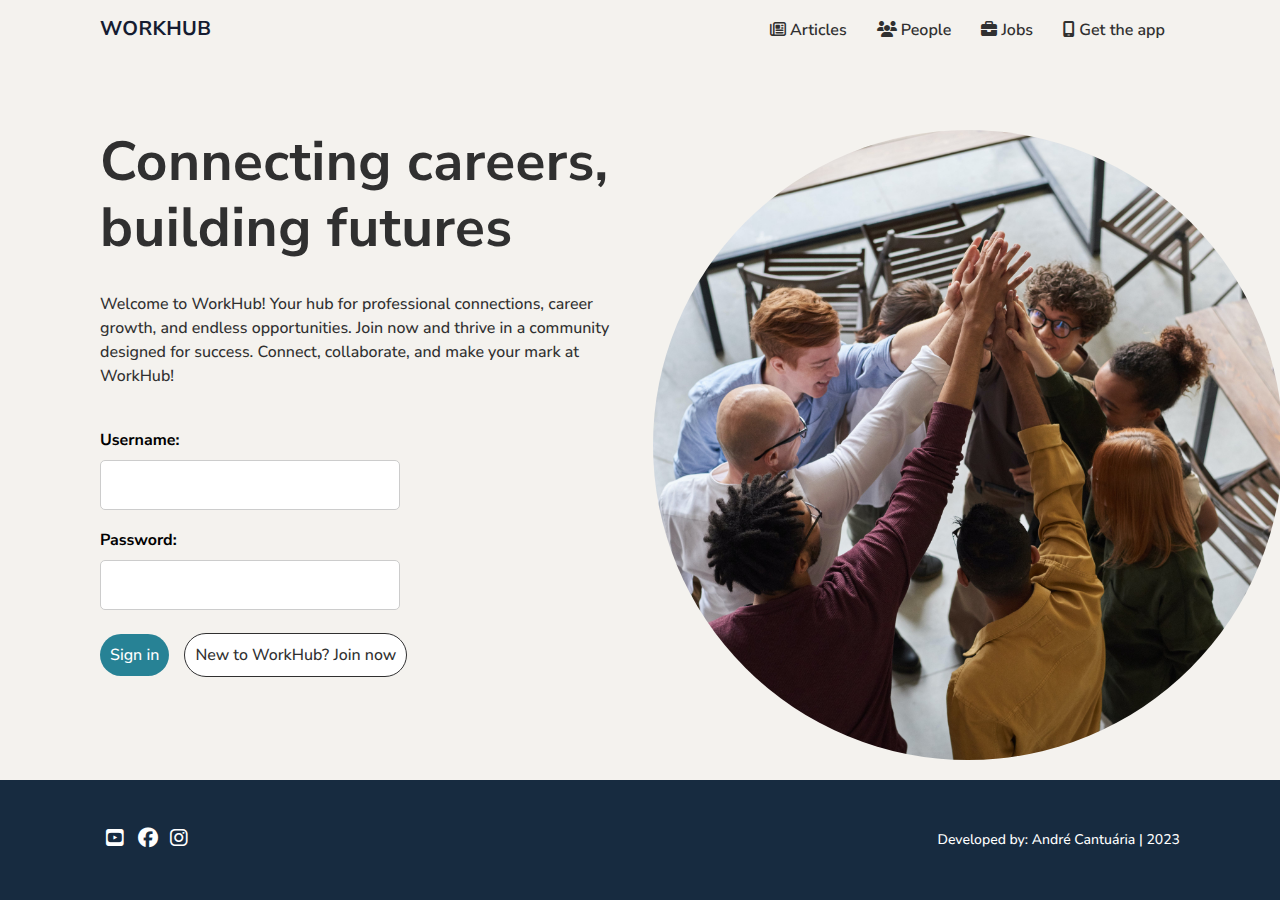
<file: index.html>
<!DOCTYPE html>
<html lang="en" dir="ltr">

<head>
    <!-- Meta Tags -->
    <meta charset="utf-8">
    <meta name="viewport" content="width=device-width, initial-scale=1">
    <meta name="author" content="Andre Cantuaria">
    <meta name="description" content="WorkHub | Connecting Careers, Building Futures">
    <meta name="keywords" content="Fullstack Developer, Web Development, Frontend Development, 
        Backend Development, Web Application Development, JavaScript Developer, Software Development, 
        Portfolio, Resume, HTML, CSS, JavaScript, Java, C#, SQL, Fullstack Development Services">
    <title>TrackHub | Tagging Everything That Matters Most</title>
    <!-- Stylesheets -->
    <link rel="shortcut icon" href="./assets/img/favicon.ico" type="image/x-icon">
    <link rel="stylesheet" href="./assets/style/global.css" media="all">
    <link rel="preconnect" href="https://fonts.googleapis.com">
    <link rel="preconnect" href="https://fonts.gstatic.com" crossorigin>
    <link rel="stylesheet" href="https://fonts.googleapis.com/css2?family=Noto+Sans:wght@300;400;500;600&display=swap">
    <link rel="stylesheet"
        href="https://fonts.googleapis.com/css2?family=Lato:wght@300;400;700&family=Nunito+Sans:ital,opsz,wght@0,6..12,200;0,6..12,400;0,6..12,500;1,6..12,500&family=Playball&family=Roboto+Mono:wght@300;400;500;600&display=swap">
    <link rel="stylesheet" href="https://cdnjs.cloudflare.com/ajax/libs/font-awesome/6.4.2/css/all.min.css">
       <!-- Scripts-->
       <script src="./assets/script/index.js" type="module"></script>
   </head>
    <body> 
        <!-- Header-->
        <header>
            <div class="container flexbox">
                <div>
                    <h2 class="logo">WORKHUB</h2>
                </div>
                <nav>
                    <ul>
                        <li><a href="#"><i class="fa-regular fa-newspaper"></i> Articles</a></li>
                        <li><a href="#"><i class="fa-solid fa-users"></i> People</a></li>
                        <li><a href="#"><i class="fa-solid fa-briefcase"></i> Jobs</a></li>
                        <li><a href="#"><i class="fa-solid fa-mobile-screen"></i> Get the app</a></li>
                    </ul>
                </nav>
            </div>
        </header>
        <main>
            <div class="center">
                  <!-- Login Section-->
            <section>
                <div class="container">
    
                    <div class="row-login-img">
                        <div class="column-login">
                            <h1><span class="bold">Connecting careers, building futures</h1>
                            <p>
                                Welcome to WorkHub! Your hub for professional connections, career growth, and 
                                endless opportunities. Join now and thrive in a community designed for success. 
                                Connect, collaborate, and make your mark at WorkHub!
                            </p>

                            <div class="login-container">
                               

                                <form id="loginForm">
                                    <label for="loginUsername">Username:</label>
                                    <input type="text" class="login-username" name="loginUsername" required>
                                    
                                    <label for="loginPassword">Password:</label>
                                    <input type="password" class="login-password" name="loginPassword" required>
                            
                                    <div class="btn-group">
                                        <div class="btn btn-blue item-inline sign-in-button">
                                            <a href="#">Sign in</a>
                                        </div>
                                        <div class="btn btn-transparent btn-join-now item-inline">
                                            <a href="#">New to WorkHub? Join now</a>
                                        </div>
                                    </div>
                                    <div class="login-output-message">&nbsp;&nbsp;</div>
                                </form>
                                
                            </div>
            
                        </div>
                        <div class="column-img">
                            <div class="circular-div">
                            </div>
                        </div>
                    </div>
                </div>
            </div>
        </section>

            </div>
    </main>

     <!-- Dialog - Join Now -->
        <dialog>
            <h2>Join now and maximize your career</h2>
            <form>
                <label for="username">Username:</label>
                <input type="text" id="username" name="username" required>
    
                <label for="password">Password (6+ characters):</label>
                <input type="password" id="password" name="password" required>

                    <div class="btn btn-blue btn-join-now centered-btn item-inline">
                        <a href="#">Join now</a>
                    </div>
                </div>
                <div class="output-message"><p></p></div>
                <hr>
                <p class="small-p">By clicking Join now, you agree to WorkHub’s User Agreement, Privacy Policy, and Cookie Policy.</p>
            </form>
        </dialog>
    </div> 

    <!-- Footer-->
    
    <footer>
        <div class="container-footer flexbox">
            <div class="social-icons">
                <p class="font-awesome"> 
                    <a href="#"><i class="fa-brands fa-square-youtube"></i></a> 
                    <a href="#"><i class="fa-brands fa-facebook"></i></a>
                    <a href="#"><i class="fa-brands fa-instagram"></i></a>
                 </p>
            </div>
            <div class="copyright"> 
                <p>
                    Developed by: Andr&eacute; Cantu&aacute;ria | 2023
                </p>
            </div>
        </div>
    </footer> 
        
</body>

</html>
</file>
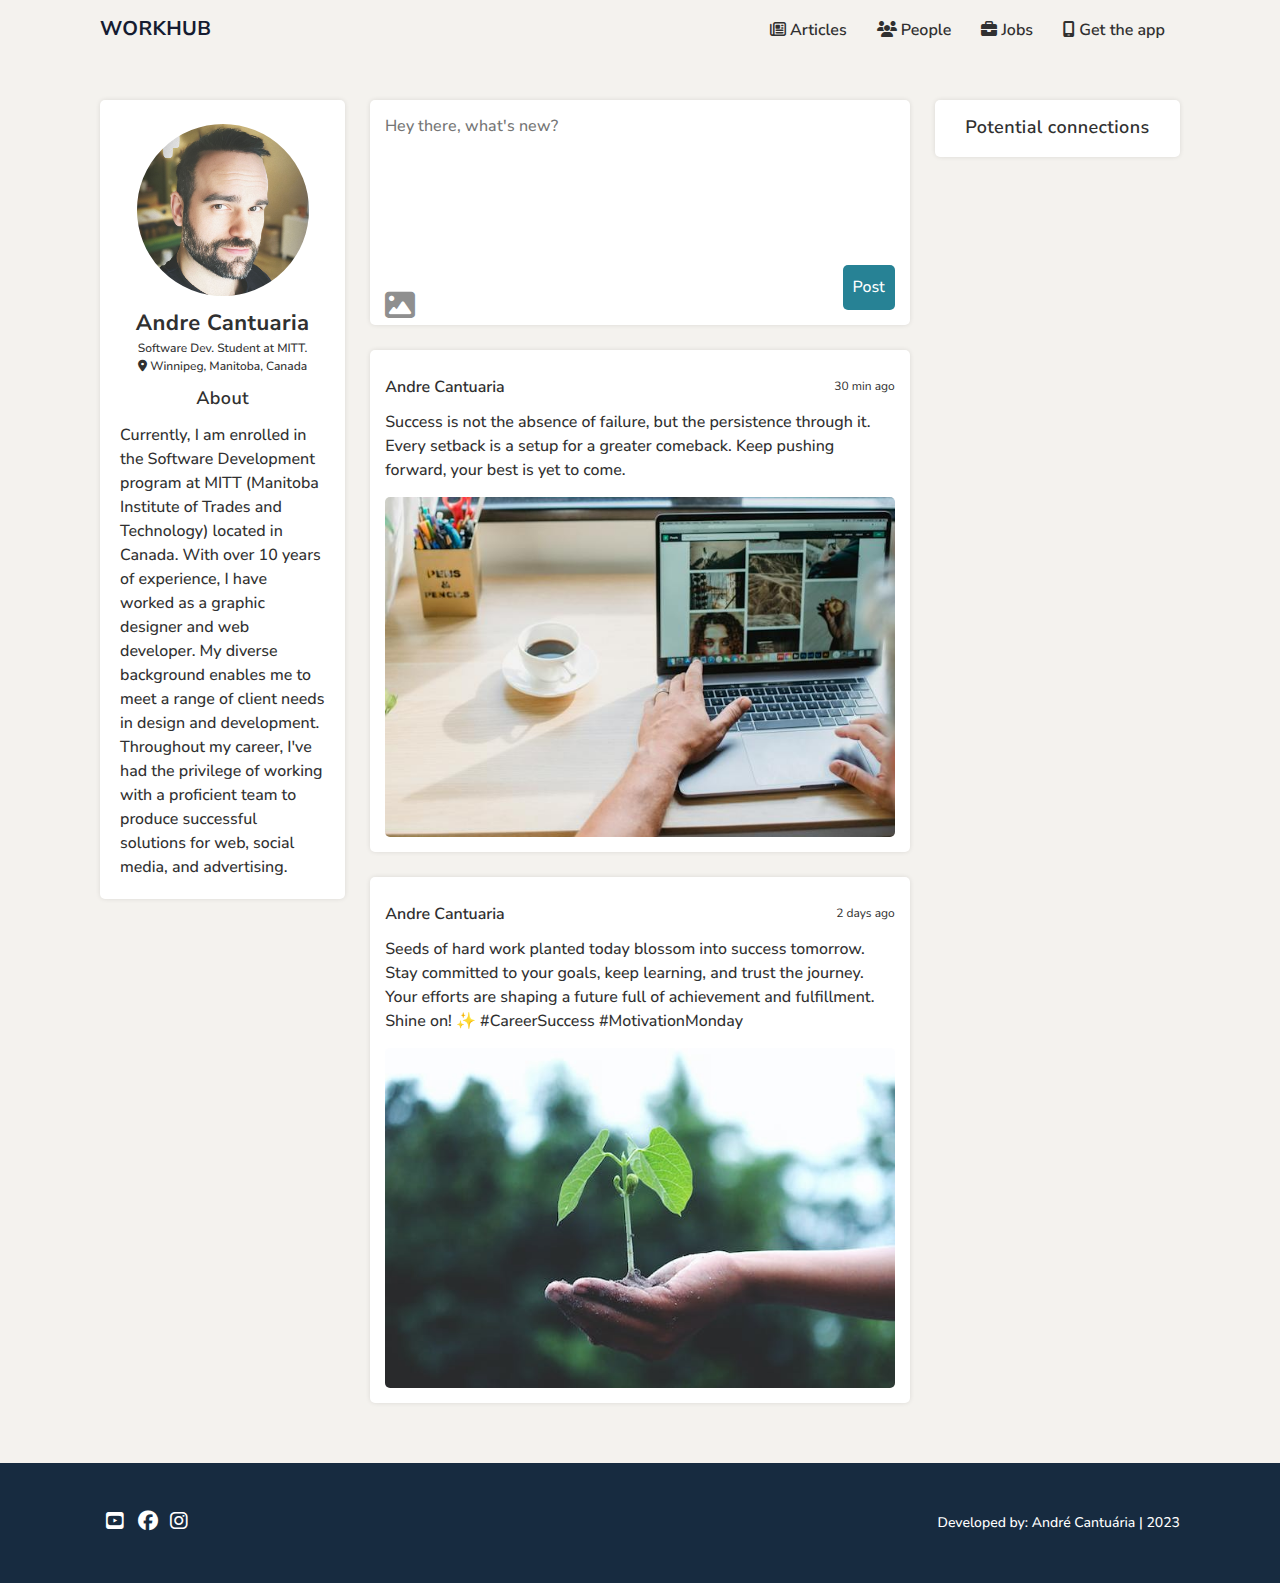
<file: profile.html>
<!DOCTYPE html>
<html lang="en" dir="ltr">

<head>
    <!-- Meta Tags -->
    <meta charset="utf-8">
    <meta name="viewport" content="width=device-width, initial-scale=1">
    <meta name="author" content="Andre Cantuaria">
    <meta name="description" content="WorkHub | Connecting Careers, Building Futures">
    <meta name="keywords" content="Fullstack Developer, Web Development, Frontend Development, 
        Backend Development, Web Application Development, JavaScript Developer, Software Development, 
        Portfolio, Resume, HTML, CSS, JavaScript, Java, C#, SQL, Fullstack Development Services">
    <title>TrackHub | Tagging Everything That Matters Most</title>
    <!-- Stylesheets -->
    <link rel="shortcut icon" href="./assets/img/favicon.ico" type="image/x-icon">
    <link rel="stylesheet" href="./assets/style/global.css" media="all">
    <link rel="preconnect" href="https://fonts.googleapis.com">
    <link rel="preconnect" href="https://fonts.gstatic.com" crossorigin>
    <link rel="stylesheet" href="https://fonts.googleapis.com/css2?family=Noto+Sans:wght@300;400;500;600&display=swap">
    <link rel="stylesheet"
        href="https://fonts.googleapis.com/css2?family=Lato:wght@300;400;700&family=Nunito+Sans:ital,opsz,wght@0,6..12,200;0,6..12,400;0,6..12,500;1,6..12,500&family=Playball&family=Roboto+Mono:wght@300;400;500;600&display=swap">
    <link rel="stylesheet" href="https://cdnjs.cloudflare.com/ajax/libs/font-awesome/6.4.2/css/all.min.css">

     <!-- Scripts-->
    <script src="./assets/script/profile.js" type="module"></script>
      
   </head>
    <body> 
        <!-- Header-->
        <header>
            <div class="container flexbox">
                <div>
                    <h2 class="logo">WORKHUB</h2>
                </div>
                <nav>
                    <ul>
                        <li><a href="#"><i class="fa-regular fa-newspaper"></i> Articles</a></li>
                        <li><a href="#"><i class="fa-solid fa-users"></i> People</a></li>
                        <li><a href="#"><i class="fa-solid fa-briefcase"></i> Jobs</a></li>
                        <li><a href="#"><i class="fa-solid fa-mobile-screen"></i> Get the app</a></li>
                    </ul>
                </nav>
            </div>
        </header>
        <main>
            <div class="container min-height-page-container">
        
                <div class="container-3-columns">
        
                    <!-- Left Column-->
                    <div class="side-column">
                        <div class="main-profile">
                            <div class="profile-picture-container">
                                <div class="profile-picture"></div>
                                <h3>Andre Cantuaria</h3>
                                <p class="description-profile">Software Dev. Student at MITT.</p>
                                <p class="description-profile"><i class="fa-solid fa-location-dot"></i> Winnipeg, Manitoba, Canada</p>

                            </div>
                    
                            <div class="profile-info">
                
                                
                            </div>
        
                            <div class="profile-about">
                                <h2> About</h2>
                                <p>Currently, I am enrolled in the Software Development program at MITT
                                    (Manitoba Institute of Trades and Technology) located in Canada.
                                    With over 10 years of experience, I have worked as a graphic designer
                                    and web developer. My diverse background enables me to meet a range
                                    of client needs in design and development. Throughout my career, I've
                                    had the privilege of working with a proficient team to produce successful
                                    solutions for web, social media, and advertising.</p>
                            </div>
                        </div>
                    </div>
        
                    <!-- Central Column (main content)-->
                    <div class="main-content">
        
                        <!-- Disabled post generator-->
                        <div class="form-container">
                            <form>
                                <textarea class="input" placeholder="Hey there, what's new?" rows="4"></textarea>
                                <div class="upload-post-btn-row">
                                    <div class="upload-image-info-container">
                                        <label for="fileInput" class="upload-img-btn"><i class="fa-solid fa-image"></i></label>
                                        <input type="file" id="fileInput" class="upload-img-btn" style="display: none">
                                        <div class="upload-info">
                                            <div class="file-name-display"></div>
                                        </div>
                                    </div>
                                    <div class="post-btn">Post</div>
                                </div>
                            </form>
                        </div>
        
                        <!-- Post 1 -->
                        <div class="all-posts">
                            <div class="post-container">
                                <div class="post-header">
                                    <div class="profile-container">
                                        <div class="profile"></div>
                                        <div class="user-name"><p>Andre Cantuaria</p></div>
                                    </div>
                                    <div class="date"><p>30 min ago</p></div>
                                </div>
                                <div class="post-text-with-img">
                                    <p>Success is not the absence of failure, but the persistence through it. 
                                        Every setback is a setup for a greater comeback. Keep pushing forward, 
                                        your best is yet to come.</p>
                                </div>
                                <div class="post-img"><img src="./assets/img/pexels-amina-filkins-5424640.jpg"></div>
                            </div>
                            <div class="post-container">
                                <div class="post-header">
                                    <div class="profile-container">
                                        <div class="profile"></div>
                                        <div class="user-name"><p>Andre Cantuaria</p></div>
                                    </div>
                                    <div class="date"><p>2 days ago</p></div>
                                </div>
                                <div class="post-text-with-img">
                                    <p>Seeds of hard work planted today blossom into success tomorrow. Stay committed 
                                        to your goals, keep learning, and trust the journey. Your efforts are shaping 
                                        a future full of achievement and fulfillment. Shine on! 
                                        ✨ #CareerSuccess #MotivationMonday</p>
                                </div>
                                <div class="post-img"><img src="./assets/img/pexels-akil-mazumder-1072824.jpg"></div>
                                
                            </div>

                        </div>
                    </div>
        
                    <!-- Right Column-->
                    <div class="side-column">
                        <div class="your-connections">
                            <h2>Potential connections</h2>
                            <div class="random-users"></div>
                        </div>
                        
                    </div>
        
                </div>
            </div>
        </main>
        

    <!-- Footer-->
    
    <footer>
        <div class="container-footer flexbox">
            <div class="social-icons">
                <p class="font-awesome"> 
                    <a href="#"><i class="fa-brands fa-square-youtube"></i></a> 
                    <a href="#"><i class="fa-brands fa-facebook"></i></a>
                    <a href="#"><i class="fa-brands fa-instagram"></i></a>
                 </p>
            </div>
            <div class="copyright"> 
                <p>
                    Developed by: Andr&eacute; Cantu&aacute;ria | 2023
                </p>
            </div>
        </div>
    </footer> 
        
</body>

</html>
</file>
<file: assets/style/global.css>
@charset "utf=8";

/*-------------COLOR PALLET------------------*/
:root {
    --app-light-gray: #e2e2e2;
    --app-medium-gray: #8f8f8f;
    --app-dark-gray: #303030;
    --app-header-bg: #151c31;
    --app-gray-background: #e9edf2;
    --app-white: #fff;
    --app-turquoise: #278295;
    --app-light-turquoise: #5dc0d5;
    --app-grayish-blue: #151c31;
}


/*--------------GENERAL STYLES-----------------*/
* {
    margin: 0;
    padding: 0;
    outline: none;
    border-style: none;
    vertical-align: baseline;
    font-family: inherit;
    box-sizing: border-box;
}

html {
    min-width: 100%;
}

body {
    font-family: 'Nunito Sans', 'Open Sans', Arial, sans-serif;
    font-weight: 400;
    text-rendering: geometricPrecision;
    background-color: #f4f2ee;
    overflow: auto;
    line-height: 1.5;
}

main {
    overflow: hidden;
}

.container {
    width: min(100% - 30px, 1080px);
    margin-inline: auto;
}

.flexbox {
    display: flex;
}

.center {
    min-height: calc(100vh - 180px);
    display: grid;
    place-items: center;  
}

h1 {
    font-size: 55px;
    font-weight: 100;
    color: var(--app-dark-gray);
    letter-spacing: 0.4px;
    line-height: 1.2;
}

h2 {
    font-size: 18px;
    font-weight: 600;
    color: var(--app-dark-gray);
    letter-spacing: 0.4px;
    margin-bottom: 15px;
    text-align: center;
}

.logo {
    font-size: 18px;
    font-weight: 600;
    color: var(--app-dark-gray);
    letter-spacing: 0.4px;
    margin-bottom: 15px;
    text-align: left;
}

h3 {
    font-size: 22px;
    font-weight: 6  00;
    color: var(--app-dark-gray);
    letter-spacing: 0.4px;
}

h4 {
    font-size: 40px;
    font-weight: 500;
    color: var(--app-dark-gray);
    letter-spacing: 0.4px;
}

p {
    font-size: 16px;
    font-weight: 500;
    color: var(--app-dark-gray);
}

a {
    color: var(--app-dark-gray);
    text-decoration: none;
    font-weight: 500;
}

.bold {
    font-weight: 700;
}

/*---------SECTIONS BACKGROUND COLOR------------ */
.white-background {
    background-color: var(--app-white);
    padding: 60px 0;
}

.white-background-map {
    background-color: var(--app-white);
}

.gray-background {
    background-color: var(--app-gray-background);
    padding: 60px 0;
}

.turquoise-background {
    background-color: var(--app-turquoise);
    padding: 60px 0;
}

.grayish-blue-background {
    background-color: var(--app-grayish-blue);
    padding: 60px 0;
}

/*----------------BUTTONS-------------------*/
.btn p {
    margin: 0;
}

.btn-blue a {
    margin-right: 10px;
    padding: 10px 10px 10px 10px;
    align-items: center;
    background-color: var(--app-turquoise);
    font-size: 16px;
    font-weight: 500;
    color: var(--app-white);
    border-radius: 25px;
    cursor: pointer;
    text-decoration: none;
    transition: background-color 0.2s ease-in-out;
}

.btn-blue a:hover {
    background-color: var(--app-light-turquoise);
}


.btn-transparent a {
    margin-right: 10px;
    padding: 10px;
    align-items: center;
    background-color: var(--app-white);
    border: 1px solid var(--app-dark-gray); 
    font-size: 16px;
    font-weight: 500;
    color: var(--app-dark-gray);
    border-radius: 25px;
    cursor: pointer;
    text-decoration: none;
    transition: background-color 0.2s ease-in-out;
}

.btn-transparent a:hover {
    background-color: var(--app-light-gray);
}

.centered-btn {
    text-align: center;
}

/*--------------HEADER----------------------*/
header {
    background-color: #f4f2ee;
    display: flex;
    height: 60px;
    overflow: hidden;
}

header div {
    width: 40%;
}

nav {
    width: 60%;
    text-align: right;

}

nav ul {
    list-style-type: none;
    font-size: 0px;
}

nav ul li {
    display: inline;
    line-height: 60px;
}

nav ul li a {
    display: inline-block;
    padding: 0 15px;
    color: var(--app-dark-gray);
    font-weight: 600;
    text-decoration: none;
    font-size: 16px;
    transition: all 0.25s ease-in-out;
}

nav ul li a:hover {
    color: var(--app-white);
    background-color: var(--app-turquoise);

}

nav ul li+li {
    margin-left: 0px;
}

.logo {
    color: var(--app-grayish-blue);
    font-size: 20px;
    font-weight: 700;
    line-height: 60px;
}

/*----------LOGIN (INDEX) PAGE--------------*/

.row-login-img {
    display: flex;
    flex-wrap: wrap;
    width: 100%;
    gap: 25px;
    margin: 0;
}

.column-login {
    flex: 1; 
    text-align: left; 
}

.column-img {
    flex: 1;
    position: relative; 
    text-align: right;
    
}

.circular-div {
    position: absolute;
    top: 0;
    left: 0;
    width: 630px;
    height: 630px;
    border-radius: 50%;
    background-color: #607890;
    background-image: url('../img/pexels-fauxels-3184433.jpg');
    background-repeat: no-repeat;
    background-position: center;
    background-size: cover;
}

.row-login-img h1 {
    margin-bottom: 30px;
}

.row-login-img p {
    margin-bottom: 30px;
}

.small-p {
    font-size: 13px;
    width: 300px;
    margin-bottom: 0;
}

form {
    display: flex;
    flex-direction: column;
}

label {
    margin-top: 10px;
    font-weight: bold;
}

input {
    padding: 8px;
    margin: 8px 0;
    border: 1px solid #ccc;
    border-radius: 5px;
    height: 50px;
    width: 300px;
    font-size: 16px
}

.login-container {
    display: flex;
    flex-direction: column;
}

.btn-group {
    display: flex;
}

.item-inline {
    flex: 0 0 auto;
    margin-top: 25px;
    margin-right: 5px; 
}

hr {
    border: 1px solid #ccc; 
    width: 300px;
    margin: 35px 0 20px 0;
}

.login-output-message {
    position: relative;
    font-size: 12px;
    color: red;
    margin-top: 25px;
}

/*-------------DIALOG JOIN IN---------------*/

dialog {
    margin: auto;
    width: 350px;
    padding: 19px 25px 24px 25px;
    border-radius: 8px;
    box-shadow: 2px 2px 2px rgb(0 0 0 / 0.2);
    animation: anim 0.2s linear;
    z-index: 1;
}

@keyframes anim {
    from {
        opacity: 0;
        translate: 0 -6px;
    } to {
        opacity: 1;
        translate: 0 0;
    }
}

dialog::backdrop {
    backdrop-filter: blur(5px);
}

dialog h2 {
    font-size: 2.6rem;
    font-weight: 600;
    letter-spacing: -0.2px;
    font-size: 30px;
    color: var(--app-dark-gray);
    text-align: center; 
}

/*--------------PROFILE PAGE------------------*/

.min-height-page-container {
    min-height: calc(100vh - 180px);
}

.container-3-columns {
    display: flex;
    justify-content: space-between;
    width: 100%;
    padding-top: 40px;
    margin: 0 auto;
    gap: 25px;
}

.side-column {
    width: 25%;
    box-sizing: border-box;
    padding: 0;
}

.main-content {
    width: 55%;
    box-sizing: border-box;
    padding: 0;
    margin-bottom: 60px;
}

.main-profile {
    width: 100%;
    border-radius: 5px;
    box-shadow: 0 0 5px rgba(0, 0, 0, 0.1);
    color: var(--app-white);
    text-align: left; 
    padding: 20px;
    box-sizing: border-box;
    background-color: var(--app-white);
}

.profile-picture-container {
    width: 100%;
    text-align: center;
}

.profile-picture {
    display: inline-block;
    width: 180px;
    height: 180px;
    border-radius: 50%;
    background: url(../img/profile-picture.jpg) center/cover;
    border: 4px solid white; 
    box-sizing: border-box;
    
}

.main-profile h2 {
    margin-top: 10px;;
    margin-bottom: 10px;
} 

.description-profile {
    font-size: 12px;
}


/*--------------FORM SECTION (POST GENERATOR)------------------*/

.form-container {
    display: inline-block;
    width: 100%;
    background-color: var(--app-white);
    border-radius: 5px;
    padding: 15px;
    box-shadow: 0 0 5px rgba(0, 0, 0, 0.1);
}

.input {
    width: 100%;
    height: 150px;
    border: none;
    text-align: left; 
    resize: none;
    background-color:none;
    padding: 0;
    margin: 0;
    font-size:16px;
    font-weight: 500;
    color: var(--app-dark-gray);
}

.upload-post-btn-row {
    display: flex;
    width: 100%;
    height: 45px;
    justify-content: space-between;
    align-items: flex-end;
    margin-bottom: 0;
}

.upload-image-info-container {
    display: flex;
    gap: 5px;
    height: 30px;
    line-height: 30px;
    vertical-align: center;
}

.upload-info p {
    font-size: 13px;
}

.post-btn {
    display: flex;
    height: 45px;
    line-height: 45px; 
    padding: 10px;
    align-items:center;
    background-color: var(--app-turquoise);
    font-size: 16px;
    font-weight: 500;
    color: var(--app-white);
    border-radius: 5px;
    cursor: pointer;
    text-decoration: none;
    transition: background-color 0.2s ease-in-out;
}

.post-btn:hover {
    background-color: var(--app-light-turquoise);
}

.upload-img-btn {
    width: 30px;
    height: 30px;
    display: inline-block;
    font-size: 30px;
    line-height: 30px;
    color: var(--app-medium-gray);
    cursor: pointer;
    text-decoration: none;
    transition: color 0.2s ease-in-out;
    margin-bottom: 0;
}
.upload-img-btn p {
    margin-bottom: 0;
    padding: 0;
}

.upload-img-btn:hover {
    font-size: 30px;
    color: var(--app-dark-gray);
}

.file-name-display {
    font-size: 13px;
}

/*--------------POSTS SECTION------------------*/


.post-container {
    display: inline-block;
    width: 100%;
    padding: 15px;
    background-color: var(--app-white);
    border-radius: 5px;
    margin-top: 25px;
    text-align: left;
    box-shadow: 0 0 5px rgba(0, 0, 0, 0.1);
}

.post-header {
    display: flex;
    width: 100%;
    justify-content: space-between;
    height: 45px;
    line-height: 45px;
    vertical-align: center;
}

.user-name p {
    font-size: 16px;
    font-weight: 600;
}

.date p {
    font-size: 12px;
    font-weight: 400;
}

.profile-container {
    display: flex;
}

.post-img {
    width: 100%; 
    border-radius: 5px;
    background-size: cover; 
    background-repeat: no-repeat;
    padding: 0;
    margin: 0;
}

.post-img img {
    display: block;
    width: 100%;
    border-radius: 5px;
    padding: 0;
    margin: 0;
}

.post-text-with-img p {
    margin-bottom: 15px;
}

/* Style for the user container */
.your-connections {
    display: inline-block;
    width: 100%;
    border-radius: 5px;
    color: var(--app-dark-gray);
    text-align: left; 
    padding: 15px 15px 0 15px;
    box-sizing: border-box;
    background-color: var(--app-white);
    box-shadow: 0 0 5px rgba(0, 0, 0, 0.1);
    margin-bottom: 60px;
}

.user-container {
    display: flex;
    align-items: center;
    padding: 10px; 
    margin: 0;
    margin-bottom: 15px;
    width: 100%;
    border: 1px solid #ddd; 
    border-radius: 10px;
}

.user-image {
    width: 50px; 
    height: 50px; 
    border-radius: 50%;
    margin-right: 10px;
}

.user-info {
    display: flex;
    flex-direction: column; 
}

.user-name {
    font-size: 16px;
    font-weight: bold;
    text-align: left;
}

.user-city {
    font-size: 14px;
    text-align: left;
}

.fa-user-plus {
    color: var(--app-turquoise);
    font-size: 18px;
    margin-top: 10px;
    margin-left: auto; 
}



/*--------------FOOTER----------------------*/

footer {
    background-color: #172b40;
    height: 120px;
    display: flex;
    align-items: center;
    justify-content: center;
}

.container-footer {
    width: min(100% - 30px, 1080px);
    margin-inline: auto;
    margin: auto;
}

.social-icons {
    width: 40%;
    text-align: left;
    line-height: 60px;
    vertical-align: baseline;
}

.font-awesome i {
    font-size: 20px;
    color: var(--app-white);
    padding: 6px;
    margin-right: 8px;
    width: 20px;
    height: 20px;
    text-align: center;
}

.font-awesome i:hover {
    font-size: 20px;
    color: var(--app-light-turquoise);
    padding: 6px;
    margin-right: 8px;
    width: 20px;
    height: 20px;
    text-align: center;
}

.copyright {
    width: 60%;
    line-height: 60px;
    vertical-align: baseline;
    text-align: right;
}

.copyright p {
    font-weight: 500;
    font-size: 14px;
}

footer p {
    color: var(--app-white);
}
</file>
